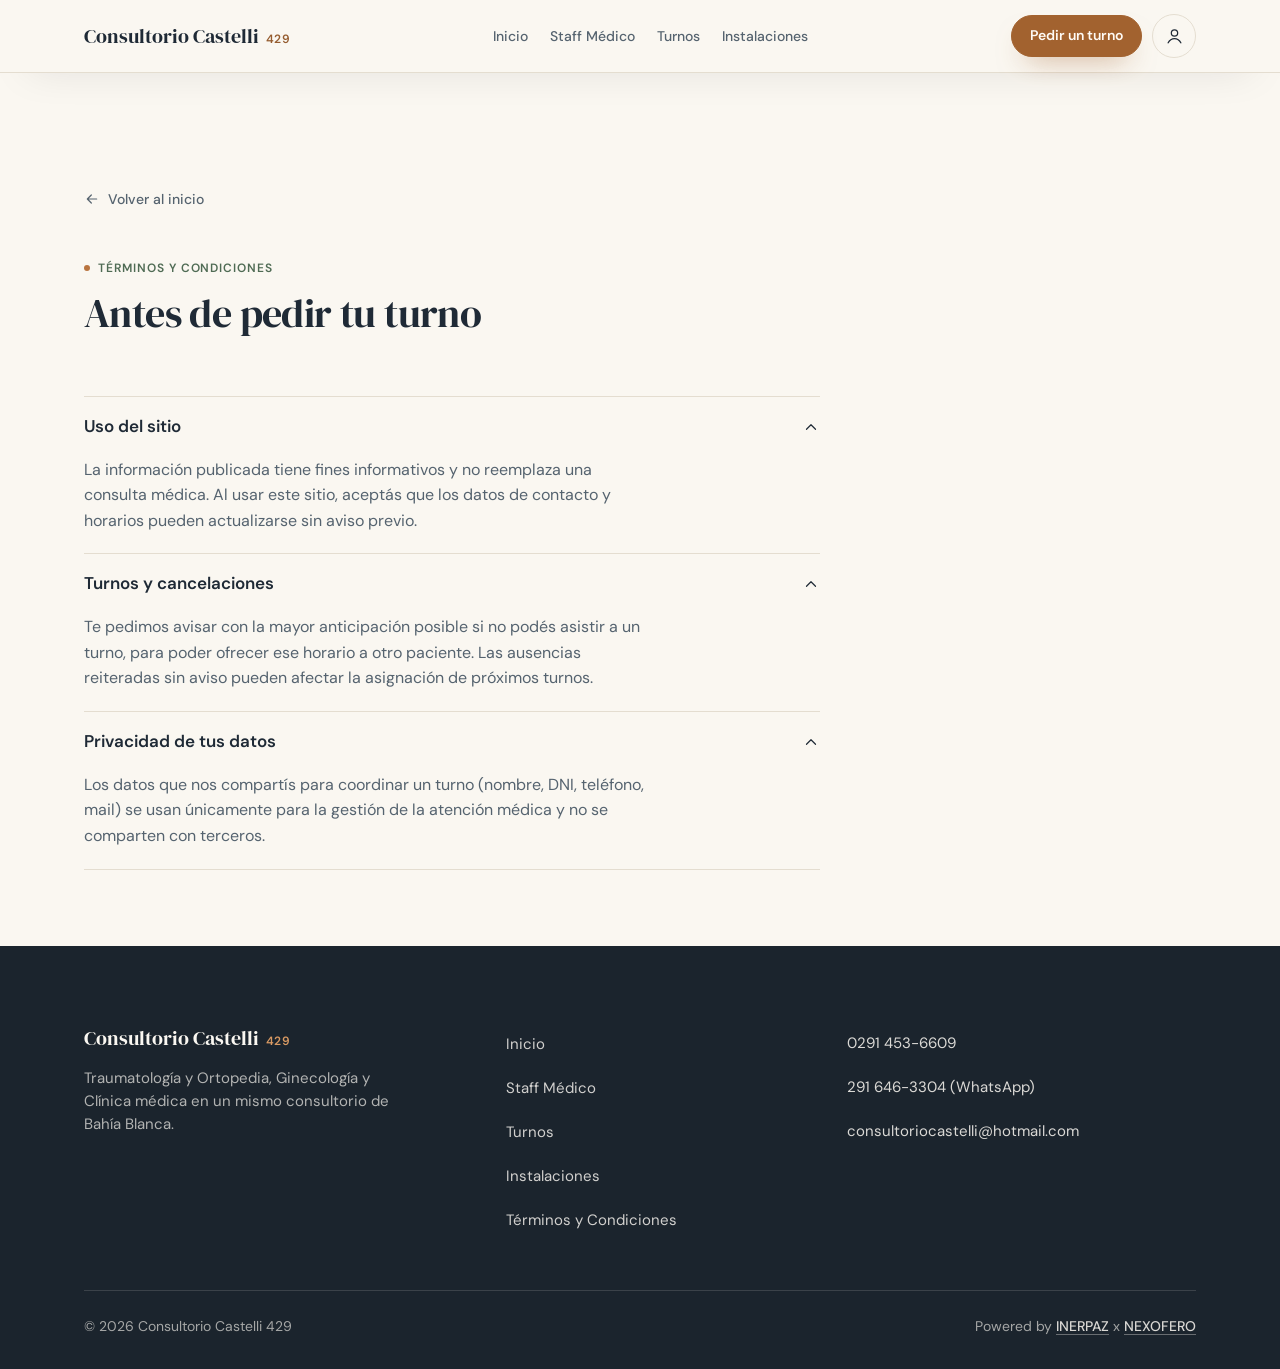
<file: terminos.html>
<!DOCTYPE html>
<html lang="es">
<head>
<meta charset="UTF-8">
<meta name="viewport" content="width=device-width, initial-scale=1">
<title>Términos y Condiciones | Consultorio Castelli 429</title>
<meta name="description" content="Términos y condiciones de uso del sitio, turnos, cancelaciones y privacidad de datos del Consultorio Castelli 429, Bahía Blanca.">
<meta name="theme-color" media="(prefers-color-scheme: light)" content="#FAF7F1">
<meta name="theme-color" media="(prefers-color-scheme: dark)" content="#141B22">

<meta property="og:type" content="business.business">
<meta property="og:site_name" content="Consultorio Castelli 429">
<meta property="og:title" content="Términos y Condiciones | Consultorio Castelli 429">
<meta property="og:description" content="Términos y condiciones de uso, turnos y privacidad de datos.">
<meta property="og:url" content="https://www.turnosbbcastelli.com.ar/terminos.html">
<meta property="og:locale" content="es_AR">
<meta name="twitter:card" content="summary">
<meta name="twitter:title" content="Términos y Condiciones | Consultorio Castelli 429">
<meta name="twitter:description" content="Términos y condiciones de uso, turnos y privacidad de datos.">

<link rel="icon" href="favicon.ico" sizes="16x16 32x32 48x48">
<link rel="icon" href="favicon.svg" type="image/svg+xml">
<link rel="apple-touch-icon" href="apple-touch-icon.png">

<link rel="preconnect" href="https://fonts.googleapis.com">
<link rel="preconnect" href="https://fonts.gstatic.com" crossorigin>
<link href="https://fonts.googleapis.com/css2?family=DM+Serif+Display:ital@0;1&family=DM+Sans:ital,wght@0,400;0,500;0,600;0,700;1,400&display=swap" rel="stylesheet">
<link rel="stylesheet" href="styles.css?v=20260924a">
</head>
<body>

<a class="skip-link" href="#contenido">Saltar al contenido principal</a>

<header class="site-header" id="siteHeader" data-solid>
  <div class="container header-inner">
    <a class="wordmark" href="index.html#inicio" translate="no">Consultorio Castelli <span>429</span></a>

    <nav class="primary-nav" aria-label="Principal">
      <a href="index.html#inicio">Inicio</a>
      <a href="index.html#staff">Staff Médico</a>
      <a href="index.html#turnos">Turnos</a>
      <a href="index.html#instalaciones">Instalaciones</a>
    </nav>

    <div class="header-actions">
      <a class="btn btn-primary header-cta" href="index.html#turnos">Pedir un turno</a>
      <button class="icon-btn" id="userBtn" aria-haspopup="dialog" aria-controls="userDialog" aria-label="Portal de pacientes">
        <svg aria-hidden="true" viewBox="0 0 24 24" fill="none" stroke="currentColor" stroke-width="1.6" stroke-linecap="round" stroke-linejoin="round"><path d="M4 20c1.8-3.6 5-5.4 8-5.4s6.2 1.8 8 5.4"/><circle cx="12" cy="7.5" r="4"/></svg>
      </button>
      <button class="icon-btn menu-toggle" id="menuToggle" aria-expanded="false" aria-controls="navDrawer" aria-label="Abrir menú">
        <svg aria-hidden="true" viewBox="0 0 24 24" fill="none" stroke="currentColor" stroke-width="1.6" stroke-linecap="round"><path d="M4 7h16M4 12h16M4 17h16"/></svg>
      </button>
    </div>
  </div>
</header>

<div class="nav-backdrop" id="navBackdrop"></div>
<nav class="nav-drawer" id="navDrawer" aria-label="Menú móvil">
  <div class="nav-drawer-top">
    <button class="icon-btn" id="navDrawerClose" aria-label="Cerrar menú">
      <svg aria-hidden="true" viewBox="0 0 24 24" fill="none" stroke="currentColor" stroke-width="1.6" stroke-linecap="round"><path d="M6 6l12 12M18 6L6 18"/></svg>
    </button>
  </div>
  <a href="index.html#inicio">Inicio</a>
  <a href="index.html#staff">Staff Médico</a>
  <a href="index.html#turnos">Turnos</a>
  <a href="index.html#instalaciones">Instalaciones</a>
  <button type="button" class="drawer-link" id="drawerUsuario">Usuario</button>
  <a class="btn btn-primary" href="index.html#turnos">Pedir un turno</a>
</nav>

<main id="contenido">
  <section class="legal-page section-pad-tight" aria-labelledby="terminos-heading">
    <div class="container">
      <div class="section-head">
        <a class="back-link" href="index.html">
          <svg aria-hidden="true" viewBox="0 0 24 24" fill="none" stroke="currentColor" stroke-width="1.8" stroke-linecap="round" stroke-linejoin="round"><path d="M19 12H5M11 6l-6 6 6 6"/></svg>
          Volver al inicio
        </a>
        <p class="tag">Términos y condiciones</p>
        <h1 id="terminos-heading" class="display-l">Antes de pedir tu turno</h1>
      </div>

      <div class="terms-list">
        <details class="term" open>
          <summary>
            Uso del sitio
            <svg aria-hidden="true" viewBox="0 0 24 24" fill="none" stroke="currentColor" stroke-width="1.6" stroke-linecap="round" stroke-linejoin="round"><path d="M6 9l6 6 6-6"/></svg>
          </summary>
          <p>La información publicada tiene fines informativos y no reemplaza una consulta médica. Al usar este sitio, aceptás que los datos de contacto y horarios pueden actualizarse sin aviso previo.</p>
        </details>
        <details class="term" open>
          <summary>
            Turnos y cancelaciones
            <svg aria-hidden="true" viewBox="0 0 24 24" fill="none" stroke="currentColor" stroke-width="1.6" stroke-linecap="round" stroke-linejoin="round"><path d="M6 9l6 6 6-6"/></svg>
          </summary>
          <p>Te pedimos avisar con la mayor anticipación posible si no podés asistir a un turno, para poder ofrecer ese horario a otro paciente. Las ausencias reiteradas sin aviso pueden afectar la asignación de próximos turnos.</p>
        </details>
        <details class="term" open>
          <summary>
            Privacidad de tus datos
            <svg aria-hidden="true" viewBox="0 0 24 24" fill="none" stroke="currentColor" stroke-width="1.6" stroke-linecap="round" stroke-linejoin="round"><path d="M6 9l6 6 6-6"/></svg>
          </summary>
          <p>Los datos que nos compartís para coordinar un turno (nombre, DNI, teléfono, mail) se usan únicamente para la gestión de la atención médica y no se comparten con terceros.</p>
        </details>
      </div>
    </div>
  </section>
</main>

<footer>
  <div class="container">
    <div class="footer-top">
      <div class="footer-brand">
        <a class="wordmark" href="index.html#inicio" translate="no">Consultorio Castelli <span>429</span></a>
        <p>Traumatología y Ortopedia, Ginecología y Clínica médica en un mismo consultorio de Bahía Blanca.</p>
      </div>
      <nav class="footer-links" aria-label="Footer">
        <a href="index.html#inicio">Inicio</a>
        <a href="index.html#staff">Staff Médico</a>
        <a href="index.html#turnos">Turnos</a>
        <a href="index.html#instalaciones">Instalaciones</a>
        <a href="terminos.html" aria-current="page">Términos y Condiciones</a>
      </nav>
      <div class="footer-contact">
        <a class="link-underline" href="tel:+542914536609">0291&nbsp;453-6609</a>
        <a class="link-underline" href="https://wa.me/542916463304">291&nbsp;646-3304 (WhatsApp)</a>
        <a class="link-underline" href="mailto:consultoriocastelli@hotmail.com">consultoriocastelli@hotmail.com</a>
      </div>
    </div>
    <div class="footer-bottom">
      <span>© 2026 Consultorio Castelli&nbsp;429</span>
      <span class="footer-credit"><span lang="en">Powered by</span> <a href="https://inerpaz.com.ar" target="_blank" rel="noopener" translate="no">INERPAZ</a> x <a href="https://nexofero.com.ar" target="_blank" rel="noopener" translate="no">NEXOFERO</a></span>
    </div>
  </div>
</footer>

<dialog id="userDialog" aria-labelledby="userDialogTitle">
  <div class="dialog-inner">
    <h3 id="userDialogTitle">Portal de pacientes</h3>
    <p>Estamos preparando el acceso para que puedas ver y gestionar tus turnos desde acá. Mientras tanto, coordinalo por WhatsApp o teléfono.</p>
    <div class="dialog-actions">
      <a class="btn btn-primary" href="https://wa.me/542916463304?text=Hola%2C%20quisiera%20pedir%20un%20turno" target="_blank" rel="noopener">Escribir por WhatsApp</a>
      <a class="btn btn-outline" href="tel:+542914536609">Llamar</a>
    </div>
    <button class="dialog-close" id="userDialogClose">Cerrar</button>
  </div>
</dialog>

<aside aria-label="Contacto rápido por WhatsApp">
<a class="fab-whatsapp" id="fabWhatsapp" href="https://wa.me/542916463304?text=Hola%2C%20quisiera%20pedir%20un%20turno" target="_blank" rel="noopener" aria-label="Escribir por WhatsApp">
  <span class="fab-tooltip" aria-hidden="true">Escribinos por WhatsApp</span>
  <svg aria-hidden="true" viewBox="0 0 24 24" fill="currentColor"><path d="M12.04 2C6.58 2 2.13 6.45 2.13 11.91c0 1.85.5 3.58 1.36 5.07L2 22l5.2-1.46a9.9 9.9 0 0 0 4.84 1.24h.01c5.46 0 9.91-4.45 9.91-9.91C21.96 6.45 17.5 2 12.04 2Zm5.77 14.1c-.24.68-1.4 1.3-1.94 1.38-.5.08-1.12.11-1.8-.11-.42-.13-.96-.32-1.65-.62-2.9-1.25-4.79-4.16-4.94-4.35-.14-.2-1.18-1.57-1.18-3 0-1.42.75-2.12 1.02-2.4.27-.28.58-.35.78-.35.2 0 .39 0 .56.01.18.01.42-.07.66.5.24.58.82 2 .89 2.15.07.14.11.31.02.5-.09.19-.14.31-.28.47-.14.16-.29.36-.42.48-.14.13-.28.28-.12.55.16.28.71 1.17 1.53 1.9 1.05.94 1.94 1.23 2.21 1.37.28.14.44.12.6-.07.16-.2.68-.8.86-1.07.18-.28.36-.23.6-.14.24.09 1.53.72 1.79.85.26.13.44.2.5.31.06.12.06.66-.18 1.34Z"/></svg>
</a>
</aside>

<script src="script.js?v=20260923b"></script>
</body>
</html>
</file>
<file: styles.css>
/* ==========================================================================
   1. VARIABLES
   ========================================================================== */
:root{
  color-scheme: light;

  /* --- color: warm paper + deep ink-blue + sage + copper accent --- */
  --paper: #FAF7F1;
  --paper-deep: #F0EAE0;
  --surface: #FFFFFF;
  --ink: #1F2A36;
  --ink-soft: #55636F;
  --ink-faint: #5F6B76;          /* was #8B96A0 (2.5:1) — now ≥4.5:1 on both papers */
  --sage: #8CA18F;
  --sage-deep: #4F6B54;
  --accent: #B9743F;
  --accent-deep: #955C2F;
  --border: #E4DDD0;
  --ring: #1F2A36;

  /* primary CTA fill: the copper, darkened just enough for AA with cream text (4.7:1) */
  --cta: #A2622F;
  --cta-hover: #8A5429;
  --cta-ink: #FFFBF6;

  /* fixed dark panel — footer, turnos CTA, mobile drawer: stays dark in both themes */
  --panel-dark: #1B242D;
  --ring-on-dark: #FAF7F1;

  --font-display: 'DM Serif Display', Georgia, 'Times New Roman', serif;
  --font-body: 'DM Sans', 'Segoe UI', system-ui, -apple-system, sans-serif;

  /* --- type scale ------------------------------------------------------
     Display serif:  hero H1 36→64 · every section H2 (and the terms page H1) 28→40 · H3 24→34 · H3-sm 22
     Sans:           lede 17→18 (same in the hero and in every section) · body-lg 17 (summaries, WhatsApp button)
                     body 16 (paragraphs, doctor descriptions) · body-sm 15 · meta 14 · label 12 (eyebrows only)
  ---------------------------------------------------------------------- */
  --fs-display: clamp(2.25rem, 1.5rem + 3.4vw, 4rem);
  --fs-h2: clamp(1.75rem, 1.35rem + 1.5vw, 2.5rem);   /* the one size for every section heading */
  --fs-h3: clamp(1.5rem, 1.2rem + 1.1vw, 2.125rem);
  --fs-h3-sm: 1.375rem;
  --fs-lede: clamp(1.0625rem, 1.02rem + 0.15vw, 1.125rem);
  --fs-body-lg: 1.0625rem;
  --fs-base: 1rem;
  --fs-body-sm: 0.9375rem;
  --fs-meta: 0.875rem;
  --fs-label: 0.75rem;

  /* --- spacing --------------------------------------------------------- */
  --space-1: 0.5rem;   /*  8 */
  --space-2: 1rem;     /* 16 */
  --space-3: 1.5rem;   /* 24 */
  --space-4: 2rem;     /* 32 */
  --space-5: 3rem;     /* 48 */
  --section-y: clamp(4rem, 2.9rem + 4.6vw, 7rem);          /* 64 → 112 */
  --section-top: clamp(2.5rem, 1.8rem + 3.2vw, 4.5rem);    /* space above a section's heading: 40 → 72 */
  --section-y-tight: clamp(3rem, 2.2rem + 3.2vw, 5rem);    /* 48 → 80  */
  --head-gap: clamp(2.5rem, 1.9rem + 2.4vw, 4rem);         /* section head → content: 40 → 64 */
  --block-gap: clamp(3rem, 2.2rem + 3.4vw, 5.5rem);        /* between staff panels: 48 → 88 */
  --col-gap: clamp(2rem, 1rem + 4.4vw, 5rem);              /* two-column gap: 32 → 80 */

  --gutter: clamp(20px, 5vw, 72px);
  --container: 1240px;
  --header-h: 72px;   /* header: 14px + 44px button + 14px, identical on desktop/mobile and before/after scroll */

  /* --- radii / motion -------------------------------------------------- */
  --radius-sm: 6px;    /* photography */
  --radius-md: 10px;   /* containers, cards, dialogs */
  --ease-out: cubic-bezier(0.23, 1, 0.32, 1);
  --ease-spring: cubic-bezier(0.34, 1.4, 0.64, 1);
}

@media (prefers-color-scheme: dark){
  :root{
    color-scheme: dark;
    --paper: #141B22;
    --paper-deep: #0E1319;
    --surface: #1B242D;
    --ink: #EDE7DC;
    --ink-soft: #AEB8C0;
    --ink-faint: #8593A0;
    --sage: #9FB6A0;
    --sage-deep: #B7CBB9;
    --accent: #D99A63;
    --accent-deep: #E8B384;
    --border: #2B3540;
    --ring: #D99A63;
    --cta: #D99A63;
    --cta-hover: #E8B384;
    --cta-ink: #211405;
  }
}

/* ==========================================================================
   2. RESET
   ========================================================================== */
*, *::before, *::after{ box-sizing: border-box; }
html{ scroll-behavior: smooth; -webkit-text-size-adjust: 100%; text-size-adjust: 100%; overflow-x: clip;
  /* the fixed header is 72px: keeps anything focused with Tab (or reached by an anchor) from ending up underneath it */
  scroll-padding-top: var(--header-h);
  /* what shows in the rubber-band overscroll: the page starts with the dark hero and ends with the dark footer,
     so it's dark in both themes (the body's paper colour would flash as a light strip above the hero) */
  background-color: var(--panel-dark);
}
body{
  margin: 0;
  background: var(--paper);
  color: var(--ink);
  font-family: var(--font-body);
  font-size: var(--fs-base);
  line-height: 1.6;
  -webkit-font-smoothing: antialiased;
  -webkit-tap-highlight-color: transparent;
  overflow-x: hidden;
  overflow-x: clip; /* clip doesn't turn body into a scroll container: on mobile, overflow-x:hidden makes the fixed header jump on the first scroll */
}
img{ max-width: 100%; display: block; }
[hidden]{ display: none !important; }
a, button{ touch-action: manipulation; }
button{ font: inherit; color: inherit; }
:focus-visible{ outline: 3px solid var(--ring); outline-offset: 3px; border-radius: 2px; }

/* the default ring is ink — invisible over the hero photo and the dark panels */
.site-header:not(.is-scrolled), .hero, .turnos, footer, .nav-drawer, .lightbox{ --ring: var(--ring-on-dark); }

.container{
  max-width: var(--container);
  margin-inline: auto;
  padding-inline: var(--gutter);
}
/* Anchor jumps: the header is always 72px and html's scroll-padding-top already reserves it, so a link stops with the top edge
   of the section exactly at the bottom edge of the header (the section's own top padding is visible, nothing is hidden under
   the bar). The -1px tucks the very first pixel row under the header so a sub-pixel gap can never show the previous section. */
section[id], main[id]{
  scroll-margin-top: -1px;
}

.skip-link{
  position: absolute; left: 12px; top: 12px;
  background: var(--ink); color: var(--paper);
  padding: 12px 18px; border-radius: var(--radius-sm);
  font-weight: 600; z-index: 300;
  transform: translateY(-120px);
  transition: transform 200ms var(--ease-out);
}
.skip-link:focus{ transform: none; }

/* ==========================================================================
   3. TYPOGRAPHY
   ========================================================================== */
h1, h2, h3, h4{
  font-family: var(--font-display);
  font-weight: 400;
  line-height: 1.1;
  margin: 0;
  text-wrap: balance;
  letter-spacing: -0.01em;
}
h3{ line-height: 1.18; letter-spacing: -0.005em; }
p{ margin: 0; text-wrap: pretty; }
a{ color: inherit; }

/* Section eyebrow — the only uppercase label in the system */
.tag{
  display: inline-flex;
  align-items: center;
  gap: 8px;
  margin-bottom: 0.875rem;
  font-family: var(--font-body);
  font-weight: 600;
  font-size: var(--fs-label);
  line-height: 1.4;
  letter-spacing: 0.08em;
  text-transform: uppercase;
  color: var(--sage-deep);
}
.tag::before{
  content: '';
  width: 6px; height: 6px;
  border-radius: 50%;
  background: var(--accent);
  flex-shrink: 0;
}

.display-xl{ font-size: var(--fs-display); line-height: 1.06; letter-spacing: -0.02em; }
.display-l{ font-size: var(--fs-h2); line-height: 1.1; letter-spacing: -0.015em; }
.display-m{ font-size: var(--fs-h2); line-height: 1.1; letter-spacing: -0.015em; }

.lede{
  font-size: var(--fs-lede);
  color: var(--ink-soft);
  line-height: 1.55;
  max-width: 44ch;
}
.display-l + .lede, .display-m + .lede{ margin-top: 1.25rem; }

/* ==========================================================================
   4. LAYOUT PRIMITIVES
   ========================================================================== */
.btn{
  display: inline-flex;
  align-items: center;
  justify-content: center;
  gap: 10px;
  min-height: 52px;
  padding: 0 1.75rem;
  border-radius: 999px;
  border: 1px solid transparent;
  font-family: var(--font-body);
  font-weight: 600;
  font-size: var(--fs-base);
  line-height: 1.25;
  text-align: center;
  text-decoration: none;
  cursor: pointer;
  transition: background-color 200ms ease, border-color 200ms ease, color 200ms ease, transform 150ms var(--ease-out), box-shadow 200ms ease;
}
.btn:active{ transform: scale(0.97); }
.btn-primary{
  background: var(--cta);
  color: var(--cta-ink);
  border-color: var(--cta);
  box-shadow: 0 14px 28px -14px color-mix(in srgb, var(--cta) 65%, transparent);
}
@media (hover: hover) and (pointer: fine){
  .btn-primary:hover{ background: var(--cta-hover); border-color: var(--cta-hover); transform: translateY(-1px); }
}
/* secondary actions: same height so they share the baseline, lighter weight and no fill */
.btn-ghost-light{
  background: rgba(250,247,241,0.06);
  color: #FAF7F1;
  border-color: rgba(250,247,241,0.4);
  font-weight: 500;
  backdrop-filter: blur(6px);
}
@media (hover: hover) and (pointer: fine){
  .btn-ghost-light:hover{ background: rgba(250,247,241,0.16); border-color: #FAF7F1; }
}
.btn-outline{
  background: transparent;
  color: var(--ink);
  border-color: var(--border);
  font-weight: 500;
}
@media (hover: hover) and (pointer: fine){
  .btn-outline:hover{ border-color: var(--accent); color: var(--accent-deep); }
}
.btn svg{ width: 18px; height: 18px; flex-shrink: 0; }

.link-underline{
  position: relative;
  text-decoration: none;
  padding-bottom: 2px;
}
.link-underline::after{
  content: '';
  position: absolute;
  left: 0; right: 0; bottom: 0;
  height: 1px;
  background: currentColor;
  transform: scaleX(0);
  transform-origin: left center;
  transition: transform 260ms var(--ease-out);
}
@media (hover: hover) and (pointer: fine){
  .link-underline:hover::after{ transform: scaleX(1); }
}

section{ position: relative; }

/* ==========================================================================
   5. HEADER
   ========================================================================== */
.site-header{
  position: fixed;
  top: 0; left: 0; right: 0;
  z-index: 200;
  padding-top: env(safe-area-inset-top, 0px);
  /* own compositor layer: keeps the bar pinned while the mobile browser collapses its address bar on the first scroll */
  transform: translateZ(0);
  backface-visibility: hidden;
}
/* The solid bar (fill + shadow) is a separate layer that only fades in with `opacity`, which the compositor animates without
   repainting. Transitioning background-color/box-shadow on the bar itself repaints a full-width layer over the hero photo
   on every frame of the first scroll, which is what read as shaking there. */
.site-header::before{
  content: '';
  position: absolute; inset: 0;
  z-index: -1;
  pointer-events: none;
  background: color-mix(in srgb, var(--paper) 96%, transparent);
  box-shadow: 0 1px 0 var(--border), 0 20px 40px -30px rgba(20,25,30,0.25);
  opacity: 0;
  transition: opacity 320ms var(--ease-out);
}
.site-header.is-scrolled::before{ opacity: 1; }
.header-inner{
  display: flex;
  align-items: center;
  justify-content: space-between;
  gap: 16px;
  padding-block: 14px;
}
/* no backdrop-filter on the fixed bar: at 96% opacity the blur was barely visible, and it is a known source of flicker */

.wordmark{
  display: flex; align-items: baseline; gap: 7px;
  text-decoration: none;
  font-family: var(--font-display);
  font-weight: 400;
  font-size: 1.28rem;
  color: #FAF7F1;
  white-space: nowrap;
  flex-shrink: 0;
  transition: color 320ms ease;
}
.site-header.is-scrolled .wordmark{ color: var(--ink); }
.wordmark span{
  font-family: var(--font-body);
  font-weight: 600;
  font-size: var(--fs-label);
  color: var(--accent);
  letter-spacing: 0.03em;
  font-variant-numeric: tabular-nums;
  transition: color 320ms ease;
}
/* keep the "429" legible on each surface it sits on */
.site-header:not(.is-scrolled) .wordmark span, footer .wordmark span{ color: #D99A63; }
.site-header.is-scrolled .wordmark span{ color: var(--accent-deep); }

nav.primary-nav{ display: flex; align-items: center; gap: 0; flex-wrap: nowrap; }
nav.primary-nav a{
  text-decoration: none;
  color: rgba(250,247,241,0.86);
  font-size: var(--fs-meta);
  font-weight: 500;
  padding: 9px 11px;
  border-radius: 999px;
  white-space: nowrap;
  transition: color 320ms ease, background-color 200ms ease;
}
.site-header.is-scrolled nav.primary-nav a{ color: var(--ink-soft); }
@media (hover: hover) and (pointer: fine){
  nav.primary-nav a:hover{ color: #FAF7F1; background: rgba(250,247,241,0.1); }
  .site-header.is-scrolled nav.primary-nav a:hover{ color: var(--ink); background: var(--paper-deep); }
}

.header-actions{ display: flex; align-items: center; gap: 10px; flex-shrink: 0; }
.icon-btn{
  display: inline-flex; align-items: center; justify-content: center;
  width: 44px; height: 44px;
  padding: 0;
  border-radius: 50%;
  border: 1px solid rgba(250,247,241,0.35);
  background: transparent;
  color: #FAF7F1;
  cursor: pointer;
  transition: border-color 320ms ease, color 320ms ease, background-color 200ms ease;
}
.site-header.is-scrolled .icon-btn{ border-color: var(--border); color: var(--ink); }
@media (hover: hover) and (pointer: fine){
  .icon-btn:hover{ background: rgba(250,247,241,0.12); }
  .site-header.is-scrolled .icon-btn:hover{ background: var(--paper-deep); }
}
.icon-btn svg{ width: 19px; height: 19px; }
.menu-toggle{ display: none; }
.menu-toggle svg{ width: 21px; height: 21px; }

.header-cta{ display: none; }
@media (min-width: 640px){
  .header-cta{ display: inline-flex; min-height: 42px; padding: 0 1.125rem; font-size: var(--fs-meta); white-space: nowrap; }
}

/* mobile nav drawer */
.nav-backdrop{
  position: fixed; inset: 0;
  background: rgba(10,13,17,0.55);
  opacity: 0; pointer-events: none;
  transition: opacity 260ms var(--ease-out);
  z-index: 250;
}
.nav-backdrop.is-open{ opacity: 1; pointer-events: auto; }
.nav-drawer{
  position: fixed; top: 0; right: 0; bottom: 0;
  width: min(340px, 86vw);
  background: var(--panel-dark);
  color: #FAF7F1;
  padding: calc(env(safe-area-inset-top, 0px) + 20px) 30px 30px;
  transform: translateX(100%);
  /* closed: also visibility:hidden, so a fixed box parked off-screen right can't widen the layout viewport on mobile
     (that zooms/shifts the page and drags the fixed header with it on the first scroll) */
  visibility: hidden;
  transition: transform 320ms var(--ease-spring), visibility 0s linear 320ms;
  z-index: 260;
  display: flex; flex-direction: column; gap: 4px;
  overflow-y: auto;
  overscroll-behavior: contain;
}
.nav-drawer.is-open{ transform: translateX(0); visibility: visible; transition-delay: 0s; }
.nav-drawer-top{ display: flex; justify-content: flex-end; padding-bottom: 18px; }
.nav-drawer-top .icon-btn{ border-color: rgba(250,247,241,0.3); color: #FAF7F1; }
.nav-drawer a, .nav-drawer .drawer-link{
  text-decoration: none; color: #FAF7F1;
  font-family: var(--font-display); font-size: var(--fs-h3-sm);
  padding: 15px 4px;
  border-bottom: 1px solid rgba(250,247,241,0.12);
  background: none; border-left: none; border-right: none; border-top: none;
  width: 100%; text-align: left; cursor: pointer;
}
.nav-drawer a.btn{
  font-family: var(--font-body); font-size: var(--fs-base);
  width: auto; padding: 0 1.75rem; text-align: center;
  margin-top: var(--space-3); border-bottom: 1px solid transparent;
}

/* ==========================================================================
   6. HERO
   Read order: location → H1 → supporting line → primary CTA → secondary
   ========================================================================== */
.hero{
  position: relative;
  /* Fills exactly one screen (so nothing of the next section peeks in); on very tall screens it
     grows past the old 880px cap by the space trimmed from the section tops (--section-y → --section-top). */
  --hero-extra: calc(var(--section-y) - var(--section-top));
  min-height: min(calc(880px + var(--hero-extra)), 100vh);
  min-height: min(calc(880px + var(--hero-extra)), 100svh);
  display: flex;
  /* Desktop: the copy block is centred vertically in the hero. The equal top/bottom padding (both = header height) makes the
     centre the middle of the whole screen rather than of the area under the header, so on tall monitors the headline and
     buttons sit mid-screen instead of being pushed to the bottom edge with a big gap under the header. */
  align-items: center;
  overflow: hidden;
  padding-block: var(--header-h);
}
/* Phones/tablets: no height cap, the hero is always exactly one screen (tall phones would otherwise show the next section).
   --hero-h is measured once by script.js (and again only when the width changes, i.e. on rotation). It must NOT follow the live
   viewport height: when the mobile browser collapses/expands its address bar (or an in-app browser like WhatsApp's resizes),
   a viewport-tracking hero re-scales the photo and shifts the headline while you scroll near the top, which reads as
   shaking/blur. Falls back to 100svh if the script hasn't run. */
@media (max-width: 900px){
  /* 90% of the screen (it still grows if the copy needs more room, e.g. 320px wide): the next section peeks in under the
     hero, which reads as "there's more below". On phones the copy is anchored to the bottom (see "Phones: composition"), so the
     height that's left over above it is photograph, not an empty band. */
  .hero{ min-height: 90vh; min-height: 90svh; min-height: calc(var(--hero-h, 100svh) * 0.9); align-items: flex-start; padding-bottom: 0; }
}
.hero-media{
  position: absolute; inset: 0;
  z-index: 0;
}
.hero-media img{
  width: 100%; height: 100%; object-fit: cover;
  object-position: center 30%;
}
/* The ONE overlay for every screen width (no per-breakpoint version, so nothing jumps when the window is resized).
   Vertical layer: dense enough (≥4.5:1 for the copy over the brightest parts of the photo) on phones and desktop alike.
   The horizontal layer is expressed with a pixel floor (max(55%, 380px)): on wide screens it is exactly the original gradient,
   on a phone it keeps shading the full width of the copy instead of fading out halfway across. */
.hero-media::after{
  content: '';
  position: absolute; inset: 0;
  background:
    linear-gradient(180deg, rgba(15,20,26,0.52) 0%, rgba(15,20,26,0.42) 32%, rgba(15,20,26,0.52) 60%, rgba(15,20,26,0.66) 80%, rgba(15,20,26,0.86) 100%),
    linear-gradient(90deg, rgba(15,20,26,0.72) 0%, rgba(15,20,26,0.28) max(55%, 380px), rgba(15,20,26,0.05) max(85%, 560px));
}
.hero-content{
  position: relative; z-index: 1;
  width: 100%;
  padding-block: var(--space-5);
  color: #FAF7F1;
}
/* phones/tablets: copy starts right under the header (≈ the gap it has on desktop) instead of sitting at the bottom edge */
@media (max-width: 900px){
  .hero-content{ padding-block: clamp(1.5rem, calc(var(--hero-h, 100svh) * 0.15 - 4.5rem), 3.5rem) calc(var(--space-4) + env(safe-area-inset-bottom, 0px)); }
}
/* contextual label: sentence case with icon (same treatment as the specialty labels in Staff) */
.hero-tag{
  display: inline-flex; align-items: center; gap: 10px;
  font-family: var(--font-body);
  font-weight: 600;
  font-size: var(--fs-meta); letter-spacing: 0.02em;
  color: rgba(250,247,241,0.9);
  margin-bottom: 1.25rem;
}
.hero-tag svg{ width: 15px; height: 15px; color: #D99A63; }
.hero h1{
  max-width: 13em;
  margin-bottom: var(--space-3);
  text-shadow: 0 2px 24px rgba(0,0,0,0.25);
}
.hero .lede{
  font-size: var(--fs-lede);
  color: rgba(250,247,241,0.9);
  max-width: 40ch;
  margin-bottom: var(--space-4);
}
.hero-ctas{ display: flex; flex-wrap: wrap; gap: var(--space-2); }
.hero-ctas .btn-primary{ padding-inline: 2rem; }

/* value proposition under the headline: same serif, italic and much smaller, so the H1 stays the one loud thing */
.hero-sub{
  font-family: var(--font-display);
  font-style: italic;
  font-weight: 400;
  font-size: clamp(1.375rem, 1.1rem + 0.9vw, 1.75rem);
  line-height: 1.2;
  letter-spacing: -0.005em;
  color: rgba(250,247,241,0.94);
  max-width: 24em;
  text-wrap: balance;
  margin-bottom: var(--space-2);
}
/* arrow on the secondary link: only shown where that link is a plain text action (phones, below) */
.btn-arrow{ display: none; }

/* --- Phones: composition ---------------------------------------------------------------------------------------------
   Full-screen hero, copy in the upper half over the shared overlay (see .hero-media::after). Vertical rhythm, in px:
   location 24 · headline 28 · sub-line 20 · description 36 · button 12 · link. */
@media (max-width: 640px){
  /* On phones the hero fills the whole screen. The copy sits below the header, moving further down as the screen gets taller
     (10% of the screen height: 70px at 700, 88px at 932, capped) so it reads as centred without leaving a big gap under
     the header; the rest of the height is photograph. */
  .hero{ min-height: 100vh; min-height: 100svh; min-height: var(--hero-h, 100svh); align-items: flex-start; }
  .hero-content{ padding-block: clamp(2.5rem, calc(var(--hero-h, 100svh) * 0.1), 5.5rem) calc(var(--space-4) + env(safe-area-inset-bottom, 0px)); }

  .hero-tag{ margin-bottom: 1.5rem; }
  /* 11.2vw keeps "Traumatología," (the longest word, ≈6.4em) inside the column from 320px (35.8px) up; capped at 52px */
  .hero h1{
    font-size: clamp(2.125rem, 11.2vw, 3.25rem);
    line-height: 1.08;
    margin-bottom: 1.75rem;
  }
  .hero-sub{ font-size: 1.375rem; line-height: 1.25; margin-bottom: 1.25rem; }
  .hero .lede{
    font-size: var(--fs-lede);
    line-height: 1.55;
    color: rgba(250,247,241,0.88);
    max-width: 32ch;
    margin-bottom: 2.25rem;
  }
  .hero-ctas{ gap: 0.75rem; }

  /* secondary action = a quiet text link with an arrow (48px tall for the finger), clearly below the orange button */
  .hero .btn-ghost-light{
    background: none;
    border-color: transparent;
    backdrop-filter: none;
    -webkit-backdrop-filter: none;
    min-height: 48px;
    padding-inline: 0;
    justify-content: flex-start;
    color: rgba(250,247,241,0.92);
  }
  .hero .btn-ghost-light:hover{ background: none; border-color: transparent; color: #FFFFFF; }
  .hero .btn-arrow{ display: inline-block; }

}

@media (prefers-reduced-motion: reduce){
  html{ scroll-behavior: auto; }
}

/* hero load sequence */
/* fill-mode is `backwards` (not `both`): once the animation ends the element goes back to its plain styles, so the
   image/text don't stay promoted to their own compositor layers (that's what made the hero blur and shimmer on scroll) */
@media (prefers-reduced-motion: no-preference){
  .hero-anim{ animation: heroRise 760ms var(--ease-out) backwards; }
  .hero-anim[data-d="1"]{ animation-delay: 120ms; }
  .hero-anim[data-d="2"]{ animation-delay: 240ms; }
  .hero-anim[data-d="3"]{ animation-delay: 380ms; }
  .hero-anim[data-d="4"]{ animation-delay: 500ms; }
  .hero-media img{ animation: heroZoom 1400ms var(--ease-out) backwards; }
}
@media (prefers-reduced-motion: reduce){
  .hero-anim{ animation: heroFade 300ms ease backwards; }
}
@keyframes heroRise{ from{ opacity:0; transform: translateY(22px); } to{ opacity:1; transform:translateY(0); } }
@keyframes heroFade{ from{ opacity:0; } to{ opacity:1; } }
@keyframes heroZoom{ from{ transform: scale(1.08); } to{ transform: scale(1); } }

/* short laptop viewports (≈1366×600): keep the CTA above the fold */
@media (min-width: 861px) and (max-height: 720px){
  .hero h1{ font-size: clamp(2.25rem, 1.5rem + 2.4vw, 3.5rem); }
  .hero-content{ padding-block: var(--space-4) var(--space-5); }
}

/* ==========================================================================
   7. SECTIONS — shared rhythm
   ========================================================================== */
.section-pad{ padding-block: var(--section-y); padding-top: var(--section-top); }
.section-pad-tight{ padding-block: var(--section-y-tight); }.section-head{
  max-width: 42rem;
  margin-bottom: var(--head-gap);
}
.section-alt{ background: var(--paper-deep); }

/* --- Staff / especialidades: alternating editorial panels --- */
.staff-panel{
  display: grid;
  grid-template-columns: 1.05fr 0.95fr;
  align-items: center;
  gap: var(--col-gap);
}
.staff-panel > *{ min-width: 0; }
.staff-panel + .staff-panel{ margin-top: var(--block-gap); }
.staff-panel.is-reversed{ direction: rtl; }
.staff-panel.is-reversed > *{ direction: ltr; }

.staff-media{
  position: relative;
  aspect-ratio: 5 / 4;
  border-radius: var(--radius-sm);
  overflow: hidden;
}
.staff-media img{
  width: 100%; height: 100%; object-fit: cover;
  transition: transform 700ms var(--ease-out);
}
@media (hover: hover) and (pointer: fine){
  .staff-panel:hover .staff-media img{ transform: scale(1.045); }
}

.staff-text{ max-width: 30rem; }
/* the specialty is what patients scan for: sentence case, meta size, same
   treatment as the hero location label — not the tiny uppercase eyebrow */
.staff-text .tag{
  font-size: var(--fs-meta);
  letter-spacing: 0.01em;
  text-transform: none;
  margin-bottom: 0.625rem;
}
.staff-text h3{ font-size: var(--fs-h3); margin-bottom: 0.625rem; }
.staff-doctor{
  font-size: var(--fs-base);
  line-height: 1.55;
  color: var(--ink-soft);
  margin-bottom: var(--space-3);
}
.staff-schedule{
  display: inline-flex; align-items: center; gap: 10px;
  font-family: var(--font-body);
  font-weight: 500;
  font-size: var(--fs-meta);
  line-height: 1.45;
  color: var(--ink);
  font-variant-numeric: tabular-nums;
  padding: 0.625rem 1rem;
  border: 1px solid var(--border);
  border-radius: 1.375rem;        /* pill on one line, rounded rect if the schedule wraps */
}
.staff-schedule svg{ width: 15px; height: 15px; color: var(--sage-deep); flex-shrink: 0; }
/* per-doctor booking rule, for a doctor who only takes bookings through one channel */
.staff-note{
  margin-top: var(--space-2);
  font-size: var(--fs-meta);
  line-height: 1.5;
  color: var(--ink-soft);
}
.staff-note a{ color: var(--ink); font-weight: 500; text-decoration: underline; text-underline-offset: 3px; white-space: nowrap; }

/* --- Editorial trust section --- */
.trust{
  display: grid;
  grid-template-columns: 0.9fr 1.1fr;
  gap: var(--col-gap);
  align-items: center;
}
.trust > *{ min-width: 0; }
.trust-media{
  position: relative;
  aspect-ratio: 3 / 4;
  border-radius: var(--radius-sm);
  overflow: hidden;
}
.trust-media img{ width: 100%; height: 100%; object-fit: cover; }
.trust-points{
  display: flex; flex-direction: column;
  margin-top: var(--space-4);
}
.trust-point{
  display: flex; align-items: flex-start; gap: 16px;
  padding-block: 1.125rem;
  border-top: 1px solid var(--border);
}
.trust-point > div{ min-width: 0; }
.trust-point:last-child{ border-bottom: 1px solid var(--border); }
.trust-point svg{ width: 20px; height: 20px; color: var(--sage-deep); flex-shrink: 0; margin-top: 3px; }
.trust-point strong{ display: block; font-size: var(--fs-base); font-weight: 600; margin-bottom: 2px; }
.trust-point span{ color: var(--ink-soft); font-size: var(--fs-body-sm); line-height: 1.55; }

/* ==========================================================================
   8. TURNOS — conversion
   ========================================================================== */
.turnos{
  background: var(--panel-dark);
  color: #FAF7F1;
  border-radius: var(--radius-md);
  overflow: hidden;
  position: relative;
}
.turnos::before{
  content: '';
  position: absolute; inset: 0;
  background: radial-gradient(120% 140% at 8% 0%, color-mix(in srgb, var(--sage) 18%, transparent), transparent 60%);
  pointer-events: none;
}
.turnos-inner{
  position: relative;
  display: grid;
  grid-template-columns: 1fr 1fr;
  gap: var(--col-gap);
  padding: clamp(1.75rem, 0.8rem + 4.2vw, 4.5rem);
}
.turnos-inner > *{ min-width: 0; }
.turnos-copy .tag{ color: var(--sage); }
.turnos-copy .tag::before{ background: var(--accent); }
.turnos-copy h2{ color: #FAF7F1; }
.turnos-copy p{ color: rgba(250,247,241,0.8); }

.whatsapp-cta{
  display: flex; align-items: flex-start; gap: 18px;
  margin-top: var(--space-4);
  padding: 20px 24px;
  background: #25D366;
  color: #0B2917;
  border-radius: var(--radius-md);
  text-decoration: none;
  transition: transform 200ms var(--ease-out), box-shadow 200ms var(--ease-out);
  box-shadow: 0 18px 40px -18px rgba(37,211,102,0.55);
}
@media (hover: hover) and (pointer: fine){
  .whatsapp-cta:hover{ transform: translateY(-2px); box-shadow: 0 22px 48px -16px rgba(37,211,102,0.65); }
}
.whatsapp-cta svg{ width: 30px; height: 30px; flex-shrink: 0; margin-top: 2px; }
.whatsapp-cta .wa-text{ min-width: 0; flex: 1; }
.whatsapp-cta .wa-text strong{ display: block; font-size: var(--fs-body-lg); font-weight: 700; line-height: 1.35; }
.whatsapp-cta .wa-text span{ display: block; font-size: var(--fs-meta); line-height: 1.5; margin-top: 2px; }
.whatsapp-cta .wa-arrow{ margin-left: auto; width: 20px; height: 20px; transition: transform 200ms var(--ease-out); }
@media (hover: hover) and (pointer: fine){
  .whatsapp-cta:hover .wa-arrow{ transform: translateX(4px); }
}

.turnos-secondary{ display: flex; flex-wrap: wrap; gap: 12px; margin-top: var(--space-2); }
.turnos-secondary a{
  display: inline-flex; align-items: center; gap: 10px;
  min-height: 44px;
  padding: 0 1.125rem;
  border: 1px solid rgba(250,247,241,0.22);
  border-radius: 999px;
  text-decoration: none;
  color: rgba(250,247,241,0.92);
  font-size: var(--fs-body-sm);
  overflow-wrap: anywhere;
  transition: border-color 200ms ease, background-color 200ms ease;
}
.turnos-secondary a svg{ width: 16px; height: 16px; color: var(--sage); flex-shrink: 0; }
@media (hover: hover) and (pointer: fine){
  .turnos-secondary a:hover{ border-color: rgba(250,247,241,0.5); background: rgba(250,247,241,0.06); }
}

.turnos-steps{
  border-left: 1px solid rgba(250,247,241,0.14);
  padding-left: clamp(1.5rem, 1rem + 2vw, 2.75rem);
}
.turnos-steps-note{ color: rgba(250,247,241,0.74); font-size: var(--fs-body-sm); margin-bottom: var(--space-2); }
.step{ display: grid; grid-template-columns: 34px 1fr; gap: 14px; padding-block: 1rem; }
.step > div{ min-width: 0; }
.step + .step{ border-top: 1px solid rgba(250,247,241,0.1); }
.step-num{ font-family: var(--font-body); font-weight: 600; font-variant-numeric: tabular-nums; letter-spacing: 0.02em; font-size: var(--fs-meta); color: var(--sage); padding-top: 2px; }
.step-title{ font-family: var(--font-body); font-size: var(--fs-base); font-weight: 600; line-height: 1.4; letter-spacing: 0; margin-bottom: 4px; color: #FAF7F1; }
.step p{ color: rgba(250,247,241,0.72); font-size: var(--fs-body-sm); line-height: 1.55; }

/* ==========================================================================
   9. GALLERY — asymmetric masonry + lightbox
   ========================================================================== */
.gallery-grid{
  display: grid;
  grid-template-columns: repeat(4, 1fr);
  grid-auto-rows: clamp(96px, 15vw, 180px);     /* ~3:2 cells, matching the 550×367 source photos */
  gap: var(--space-2);
}
.gallery-item{
  position: relative;
  display: block;
  margin: 0; padding: 0; border: 0;
  border-radius: var(--radius-sm);
  overflow: hidden;
  cursor: pointer;
  background: var(--paper-deep);
}
.gallery-item:nth-child(1){ grid-column: span 2; grid-row: span 2; }
.gallery-item:nth-child(6),
.gallery-item:nth-child(7){ grid-column: span 2; grid-row: span 2; }

.gallery-item img{
  position: absolute; inset: 0;
  width: 100%; height: 100%; object-fit: cover;
  transition: transform 600ms var(--ease-out);
}
@media (hover: hover) and (pointer: fine){
  .gallery-item:hover img{ transform: scale(1.06); }
}
.gallery-caption{
  position: absolute; left: 0; right: 0; bottom: 0;
  padding: 52px 18px 18px;
  /* dense right behind the words, fading up into the photo: keeps ≥4.5:1 even over the brightest photos */
  background: linear-gradient(0deg, rgba(15,20,26,0.8) 0%, rgba(15,20,26,0.6) 55%, transparent 100%);
  color: #FAF7F1;
  font-size: var(--fs-meta);
  font-weight: 500;
  line-height: 1.35;
  text-align: left;
  opacity: 0;
  transform: translateY(6px);
  transition: opacity 220ms var(--ease-out), transform 220ms var(--ease-out);
}
.gallery-item:focus-visible .gallery-caption{ opacity: 1; transform: none; }
@media (hover: hover) and (pointer: fine){
  .gallery-item:hover .gallery-caption{ opacity: 1; transform: translateY(0); }
}
.gallery-zoom{
  position: absolute; top: 14px; right: 14px;
  width: 34px; height: 34px;
  border-radius: 50%;
  background: rgba(15,20,26,0.5);
  backdrop-filter: blur(6px);
  color: #FAF7F1;
  display: flex; align-items: center; justify-content: center;
  opacity: 0;
  transition: opacity 220ms var(--ease-out);
}
.gallery-zoom svg{ width: 16px; height: 16px; }
.gallery-dots{ display: none; }   /* phones only, see the carousel rules in the 640px block */

/* Desktop with a mouse: the photos become a row of strips and the one under the pointer (or focused with the keyboard) opens up.
   script.js keeps `.is-active` on the last photo pointed at, the first one by default. Touch screens, tablets and phones
   don't get this (they keep the grid / the carousel). Height is capped near the photos' own size (550x367) so they stay sharp. */
@media (min-width: 861px) and (hover: hover) and (pointer: fine){
  .gallery-grid{ display: flex; height: clamp(300px, 28vw, 380px); }
  .gallery-grid .gallery-item{ flex: 1 1 0; min-width: 0; }
  .gallery-grid .gallery-item.is-active{ flex-grow: 6; }
  .gallery-grid .gallery-item:hover img{ transform: none; }   /* no zoom: the strip itself is what moves */
  /* closed strips are dimmed a little; the open one is clear and shows its caption */
  .gallery-grid .gallery-item::after{
    content: '';
    position: absolute; inset: 0;
    background: rgba(15,20,26,0.32);
    transition: opacity 400ms var(--ease-out);
    pointer-events: none;
  }
  .gallery-grid .gallery-item.is-active::after{ opacity: 0; }
  .gallery-grid .gallery-caption, .gallery-grid .gallery-zoom{ z-index: 1; }
  .gallery-grid .gallery-item.is-active .gallery-caption{ opacity: 1; transform: none; }
}
/* the strip opening is the one thing that moves: flex-grow (7 items), with the scroll-reveal's own transitions kept */
@media (min-width: 861px) and (hover: hover) and (pointer: fine) and (prefers-reduced-motion: no-preference){
  .gallery-grid .gallery-item{ transition: flex-grow 500ms var(--ease-out), opacity 700ms var(--ease-out), transform 700ms var(--ease-out); }
}
@media (hover: hover) and (pointer: fine){
  .gallery-item:hover .gallery-zoom{ opacity: 1; }
}

/* lightbox */
.lightbox{
  position: fixed; inset: 0;
  z-index: 400;
  background: rgba(10,13,17,0.92);
  display: flex; align-items: center; justify-content: center;
  padding: 24px;
  opacity: 0;
  pointer-events: none;
  /* closed = out of the tab order and the a11y tree too (visibility flips after the fade-out, instantly on open) */
  visibility: hidden;
  transition: opacity 260ms var(--ease-out), visibility 0s linear 260ms;
}
.lightbox.is-open{ opacity: 1; pointer-events: auto; visibility: visible; transition-delay: 0s; }
.lightbox-figure{
  margin: 0;
  max-width: min(1100px, 92vw);
  max-height: 86vh;
  position: relative;
  transform: scale(0.96);
  transition: transform 260ms var(--ease-spring);
}
.lightbox.is-open .lightbox-figure{ transform: scale(1); }
.lightbox-figure img{
  max-width: 100%; max-height: 86vh;
  border-radius: var(--radius-sm);
  object-fit: contain;
}
.lightbox-caption{
  color: rgba(250,247,241,0.85);
  font-size: var(--fs-meta);
  margin-top: 14px;
  text-align: center;
}
.lightbox-close{
  position: absolute; top: -18px; right: -18px;
  width: 44px; height: 44px;
  padding: 0; border: 0;
  border-radius: 50%;
  background: var(--paper);
  color: var(--ink);
  cursor: pointer;
  display: flex; align-items: center; justify-content: center;
  box-shadow: 0 10px 24px -8px rgba(0,0,0,0.4);
}
.lightbox-close svg{ width: 18px; height: 18px; }

/* ==========================================================================
   10. UBICACIÓN
   ========================================================================== */
.location-wrap{
  position: relative;
  border-radius: var(--radius-md);
  overflow: hidden;
  height: clamp(22rem, 36vw, 30rem);
}
.location-wrap iframe{
  width: 100%; height: 100%;
  border: 0;
  filter: grayscale(0.35) contrast(1.05);
}
.location-card{
  position: absolute;
  left: clamp(16px, 3vw, 32px);
  bottom: clamp(16px, 3vw, 32px);
  background: var(--surface);
  border-radius: var(--radius-md);
  padding: clamp(1.375rem, 1rem + 1.4vw, 1.75rem);
  max-width: 340px;
  box-shadow: 0 30px 60px -24px rgba(15,20,26,0.35);
}
.location-card h3{ font-size: var(--fs-h3-sm); margin-bottom: 4px; }
.location-card p{ color: var(--ink-soft); font-size: var(--fs-body-sm); margin-bottom: var(--space-3); }

/* ==========================================================================
   11. TÉRMINOS
   ========================================================================== */
.legal-page{ padding-top: calc(var(--section-y) + 4.5rem); }
.back-link{
  display: flex; width: fit-content; align-items: center; gap: 8px;
  min-height: 44px;
  margin-bottom: var(--space-4);
  font-size: var(--fs-meta); font-weight: 500;
  color: var(--ink-soft); text-decoration: none;
}
.back-link svg{ width: 16px; height: 16px; }
@media (hover: hover) and (pointer: fine){
  .back-link:hover{ color: var(--ink); }
}
.terms-list{ display: flex; flex-direction: column; max-width: 46rem; border-bottom: 1px solid var(--border); }
.term{ border-top: 1px solid var(--border); }
.term summary{
  display: flex; align-items: center; justify-content: space-between; gap: var(--space-2);
  padding-block: 1.125rem;
  font-size: var(--fs-body-lg);
  font-weight: 600;
  line-height: 1.4;
  cursor: pointer;
  list-style: none;
}
.term summary::-webkit-details-marker{ display: none; }
.term summary svg{ width: 18px; height: 18px; flex-shrink: 0; transition: transform 220ms var(--ease-out); }
.term[open] summary svg{ transform: rotate(180deg); }
.term p{
  color: var(--ink-soft);
  font-size: var(--fs-base);
  line-height: 1.6;
  max-width: 52ch;
  padding-bottom: 1.25rem;
}

/* ==========================================================================
   12. FOOTER
   ========================================================================== */
footer{
  background: var(--panel-dark);
  color: rgba(250,247,241,0.86);
  padding-block: var(--section-y-tight) var(--space-4);
}
.footer-top{
  display: grid;
  grid-template-columns: 1.3fr 1fr 1.3fr;
  gap: var(--space-5) var(--col-gap);
  padding-bottom: var(--space-5);
  border-bottom: 1px solid rgba(250,247,241,0.14);
}
.footer-top > *{ min-width: 0; }
.footer-brand .wordmark{ color: #FAF7F1; }
.footer-brand p{ color: rgba(250,247,241,0.68); margin-top: 0.75rem; max-width: 34ch; font-size: var(--fs-body-sm); line-height: 1.55; }
.footer-links{ display: flex; flex-direction: column; align-items: flex-start; }
.footer-links a{
  color: rgba(250,247,241,0.82);
  text-decoration: none;
  font-size: var(--fs-body-sm);
  display: inline-flex; align-items: center;
  min-height: 44px;
  transition: color 150ms ease;
}
@media (hover: hover) and (pointer: fine){
  .footer-links a:hover{ color: #FAF7F1; }
}
.footer-contact{ display: flex; flex-direction: column; align-items: flex-start; font-size: var(--fs-body-sm); }
.footer-contact a{ display: inline-flex; align-items: center; min-height: 44px; overflow-wrap: anywhere; }
/* 44px tap box: keep the hover underline under the text, not at the bottom of the box */
.footer-contact .link-underline::after{ bottom: calc((44px - 1.6em) / 2 - 1px); }
.footer-bottom{
  display: flex; justify-content: space-between; flex-wrap: wrap; gap: 10px;
  padding-top: var(--space-3);
  font-size: var(--fs-meta);
  color: rgba(250,247,241,0.62);
  font-family: var(--font-body);
}
/* credit line: quieter than the rest of the footer, the two names are links (underlined so they don't rely on colour alone) */
.footer-credit a{
  color: rgba(250,247,241,0.85);
  font-weight: 500;
  text-decoration: underline;
  text-decoration-color: rgba(250,247,241,0.35);
  text-underline-offset: 3px;
}
@media (hover: hover) and (pointer: fine){
  .footer-credit a:hover{ color: #FAF7F1; text-decoration-color: currentColor; }
}

/* ==========================================================================
   13. USER DIALOG + FAB
   ========================================================================== */
dialog#userDialog{
  border: none; border-radius: var(--radius-md); padding: 0;
  max-width: 420px; width: calc(100% - 40px);
  max-height: calc(100% - 40px); overflow-y: auto;
  overscroll-behavior: contain;
  color: var(--ink); background: var(--surface);
  transform: scale(0.96); opacity: 0;
  transition: transform 220ms var(--ease-spring), opacity 220ms ease, overlay 220ms allow-discrete, display 220ms allow-discrete;
}
dialog#userDialog[open]{ transform: scale(1); opacity: 1; }
@starting-style{
  dialog#userDialog[open]{ transform: scale(0.96); opacity: 0; }
}
dialog#userDialog::backdrop{
  background: rgba(10,13,17,0.5);
  opacity: 0;
  transition: opacity 220ms ease, overlay 220ms allow-discrete, display 220ms allow-discrete;
}
dialog#userDialog[open]::backdrop{ opacity: 1; }
@starting-style{
  dialog#userDialog[open]::backdrop{ opacity: 0; }
}
.dialog-inner{ padding: var(--space-4); }
.dialog-inner h3{ font-size: var(--fs-h3-sm); margin-bottom: 0.625rem; }
.dialog-inner p{ color: var(--ink-soft); margin-bottom: var(--space-3); font-size: var(--fs-base); line-height: 1.55; }
.dialog-actions{ display: flex; gap: 12px; flex-wrap: wrap; margin-bottom: var(--space-2); }
.dialog-close{
  display: block; margin-left: auto;
  background: none; border: none; color: var(--ink-soft);
  font-size: var(--fs-meta); cursor: pointer; padding: 12px;
}

.fab-whatsapp{
  position: fixed;
  right: 20px;
  bottom: calc(20px + env(safe-area-inset-bottom, 0px));
  width: 58px; height: 58px;
  border-radius: 50%;
  background: #25D366;
  color: #fff;
  display: flex; align-items: center; justify-content: center;
  box-shadow: 0 14px 30px -8px rgba(0,0,0,0.4);
  z-index: 150;
  opacity: 0;
  transform: scale(0.6) translateY(12px);
  /* hidden = not focusable either (otherwise Tab lands on an invisible link while the hero is on screen) */
  visibility: hidden;
  transition: transform 420ms var(--ease-spring), box-shadow 200ms ease, opacity 320ms ease, visibility 0s linear 420ms;
}
.fab-whatsapp.is-visible{ opacity: 1; transform: scale(1) translateY(0); visibility: visible; transition-delay: 0s; }
.fab-whatsapp svg{ width: 29px; height: 29px; }
@media (hover: hover) and (pointer: fine){
  .fab-whatsapp:hover{ transform: scale(1.06); }
  .fab-whatsapp:hover .fab-tooltip{ opacity: 1; transform: translateX(0); }
}
.fab-whatsapp:active{ transform: scale(0.96); }
.fab-tooltip{
  position: absolute;
  right: 70px;
  white-space: nowrap;
  background: var(--panel-dark);
  color: #FAF7F1;
  font-size: var(--fs-meta);
  font-weight: 500;
  padding: 9px 14px;
  border-radius: var(--radius-sm);
  opacity: 0;
  transform: translateX(6px);
  transition: opacity 200ms ease, transform 200ms ease;
  pointer-events: none;
}

/* ==========================================================================
   14. REVEAL / SCROLL ANIMATION SYSTEM
   ========================================================================== */
@media (prefers-reduced-motion: no-preference){
  [data-reveal]{
    opacity: 0;
    transition: opacity 700ms var(--ease-out), transform 700ms var(--ease-out);
  }
  [data-reveal="fade-up"]{ transform: translateY(26px); }
  [data-reveal="fade-left"]{ transform: translateX(-28px); }
  [data-reveal="fade-right"]{ transform: translateX(28px); }
  [data-reveal="scale"]{ transform: scale(0.95); }
  [data-reveal].is-visible{ opacity: 1; transform: none; }
}
@media (prefers-reduced-motion: reduce){
  [data-reveal]{ transition: opacity 260ms ease; }
}

/* ==========================================================================
   15. RESPONSIVE
   Breakpoints: 1119 (nav → drawer) · 980 (two columns → one) · 860 (footer) · 640 (phone) · 560 (stacked CTAs)
   ========================================================================== */
/* the full nav + CTA + user icon needs ≈1110px; below that it overflowed the header */
@media (max-width: 1119px){
  nav.primary-nav{ display: none; }
  .menu-toggle{ display: inline-flex; }
}
@media (max-width: 980px){
  .staff-panel{ grid-template-columns: 1fr; gap: var(--space-4); }
  .staff-panel.is-reversed{ direction: ltr; }
  .staff-text{ max-width: 36rem; }
  .trust{ grid-template-columns: 1fr; gap: var(--space-5); }
  .trust-media{ aspect-ratio: 16/9; }
  .turnos-inner{ grid-template-columns: 1fr; gap: var(--space-4); }
  .turnos-steps{ border-left: none; border-top: 1px solid rgba(250,247,241,0.14); padding-left: 0; padding-top: var(--space-4); }
}
@media (min-width: 641px) and (max-width: 980px){
  .staff-media{ aspect-ratio: 16 / 10; }
}
@media (max-width: 860px){
  .footer-top{ grid-template-columns: 1fr; gap: var(--space-4); }
}
@media (max-width: 640px){
  /* Gallery = swipeable carousel: one photo at a time with the next one peeking in, native scroll-snap, dots underneath.
     Full-bleed track (cancels the container gutter and gives it back as padding, so the photos start on the text column).
     The 6px of block padding is room for the focus ring, which an overflow container would otherwise clip. */
  .gallery-grid{
    display: flex;
    gap: var(--space-2);
    overflow-x: auto;
    overscroll-behavior-x: contain;
    scroll-snap-type: x mandatory;
    scrollbar-width: none;
    margin-inline: calc(var(--gutter) * -1);
    padding: 6px var(--gutter);
    scroll-padding-inline: var(--gutter);
  }
  .gallery-grid::-webkit-scrollbar{ display: none; }
  .gallery-item:nth-child(n){ flex: 0 0 calc(100% - 1.5rem); aspect-ratio: 4 / 3; scroll-snap-align: start; }
  /* no scroll-reveal on these: the photos sit off-screen sideways and would arrive faded out mid-swipe */
  .gallery-grid .gallery-item[data-reveal]{ opacity: 1; transform: none; transition: none; }
  .gallery-caption{ opacity: 1; transform: none; padding: 44px 12px 12px; background: linear-gradient(0deg, rgba(15,20,26,0.8) 0%, rgba(15,20,26,0.6) 55%, transparent 100%); }
  .gallery-zoom{ display: none; }
  .gallery-dots{ display: flex; justify-content: center; margin-top: var(--space-1); }
  /* 40x44px hit area around an 8px dot (7 dots still fit a 320px screen) */
  .gallery-dot{
    display: flex; align-items: center; justify-content: center;
    width: 40px; height: 44px;
    margin: 0; padding: 0; border: 0;
    background: none;
    cursor: pointer;
  }
  .gallery-dot::before{
    content: '';
    width: 8px; height: 8px;
    border-radius: 50%;
    background: var(--ink-soft);
    opacity: 0.75;
    transition: transform 200ms var(--ease-out), opacity 200ms var(--ease-out), background-color 200ms var(--ease-out);
  }
  .gallery-dot[aria-current="true"]::before{ background: var(--accent); opacity: 1; transform: scale(1.4); }
  .location-wrap{ height: auto; overflow: visible; border-radius: 0; }
  .location-wrap iframe{ height: 22rem; border-radius: var(--radius-md); }
  .location-card{ position: static; max-width: none; margin-top: var(--space-2); box-shadow: none; border: 1px solid var(--border); }
  .lightbox-close{ top: -56px; right: 0; }
  .fab-whatsapp{ width: 52px; height: 52px; right: 16px; bottom: calc(16px + env(safe-area-inset-bottom, 0px)); }
  .fab-whatsapp svg{ width: 26px; height: 26px; }
}
@media (max-width: 640px) and (prefers-reduced-motion: reduce){
  .gallery-dot::before{ transition: none; }
}
/* Reduced motion: the floating button, the menu panel, the enlarged photo and the portal dialog just fade in and out
   (no sliding, scaling or spring). Small hover / press effects are left as they are. */
@media (prefers-reduced-motion: reduce){
  .fab-whatsapp, .fab-whatsapp.is-visible, .fab-whatsapp:hover, .fab-whatsapp:active{ transform: none; }
  .fab-whatsapp{ transition: opacity 200ms ease, visibility 0s linear 200ms; }
  .fab-whatsapp.is-visible{ transition-delay: 0s; }
  .nav-drawer{ transform: none; opacity: 0; transition: opacity 150ms ease, visibility 0s linear 150ms; }
  .nav-drawer.is-open{ opacity: 1; }
  .lightbox-figure, .lightbox.is-open .lightbox-figure{ transform: none; transition: none; }
  dialog#userDialog, dialog#userDialog[open]{ transform: none; }
  dialog#userDialog{ transition: opacity 150ms ease, overlay 150ms allow-discrete, display 150ms allow-discrete; }
}
/* very narrow phones (320px): wordmark + user + menu buttons (44px targets kept) didn't fit and the menu button was cut off */
@media (max-width: 350px){
  .header-inner{ gap: 8px; }
  .header-actions{ gap: 6px; }
  .wordmark{ font-size: 1.05rem; gap: 5px; }
}
@media (max-width: 480px){
  .turnos-inner{ padding: 1.75rem 1.25rem; }
  .turnos-secondary a{ padding-inline: 0.875rem; gap: 8px; font-size: var(--fs-meta); }
}
@media (max-width: 400px){
  .turnos-inner{ padding-inline: 1rem; }   /* keeps the e-mail pill on one line at 360px */
}
@media (max-width: 560px){
  .hero-ctas{ flex-direction: column; align-items: stretch; }
  .whatsapp-cta{ padding: 16px 18px; gap: 14px; flex-wrap: wrap; }
  .whatsapp-cta .wa-arrow{ display: none; }
}
</file>
